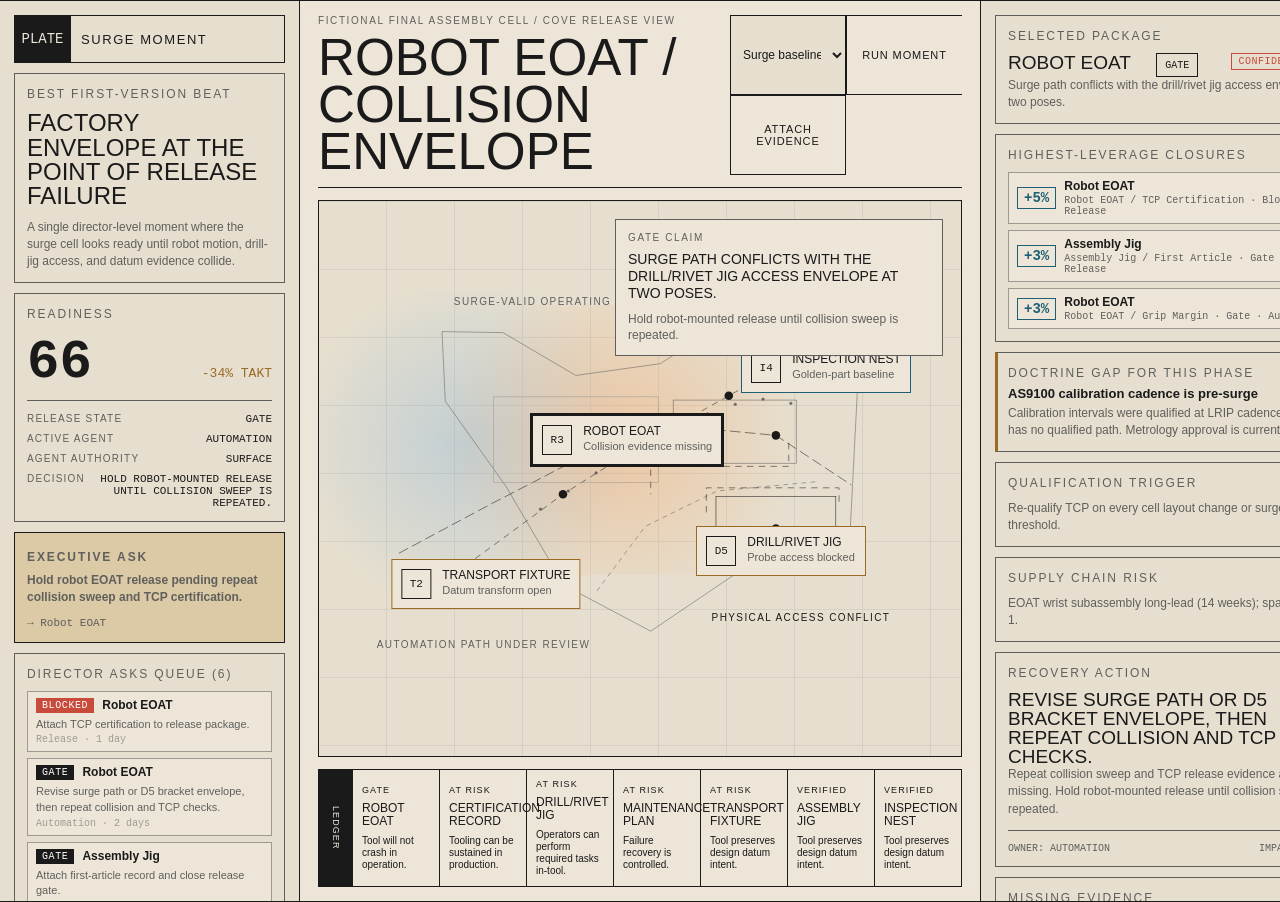
<file: index.html>
<!doctype html>
<html lang="en">
  <head>
    <meta charset="utf-8">
    <meta name="viewport" content="width=device-width, initial-scale=1">
    <meta http-equiv="refresh" content="0; url=moment.html">
    <title>PLATE</title>
  </head>
  <body>
    <p><a href="moment.html">Open PLATE Surge Moment</a></p>
  </body>
</html>
</file>
<file: moment.css>
:root {
  color-scheme: light;
  --substrate: #ede6d8;
  --instrument: #e6dfcf;
  --instrument-strong: #dcc9a5;
  --frame: #1a1a1a;
  --frame-secondary: #5f5f5c;
  --frame-tertiary: #9c9a92;
  --cool-field: rgba(111, 168, 220, 0.3);
  --warm-field: rgba(244, 162, 97, 0.4);
  --hot: #2e7bc9;
  --review: #9a6a23;
  --trail: rgba(0, 0, 0, 0.08);
  --verified: #1f5f75;
  --font-sans: Inter, "Neue Haas Grotesk", "Helvetica Neue", Arial, sans-serif;
  --font-mono: "JetBrains Mono", "IBM Plex Mono", ui-monospace, SFMono-Regular, Menlo, Consolas, monospace;
  font-family: var(--font-sans);
}

* {
  box-sizing: border-box;
}

body {
  margin: 0;
  min-height: 100vh;
  background: var(--substrate);
  color: var(--frame);
  overflow: hidden;
}

button,
a {
  color: inherit;
  font: inherit;
}

button {
  cursor: pointer;
}

.moment-app {
  display: grid;
  grid-template-columns: 300px minmax(680px, 1fr) 390px;
  min-height: 100vh;
  border-top: 1px solid var(--frame);
  border-bottom: 1px solid var(--frame);
}

.moment-rail,
.moment-inspector {
  position: relative;
  z-index: 4;
  display: flex;
  flex-direction: column;
  gap: 10px;
  height: 100vh;
  overflow: auto;
  padding: 14px;
  background: var(--instrument);
}

.moment-rail {
  border-right: 1px solid var(--frame);
}

.moment-inspector {
  border-left: 1px solid var(--frame);
}

.brand {
  display: grid;
  grid-template-columns: 56px minmax(0, 1fr);
  align-items: stretch;
  color: var(--frame);
  text-decoration: none;
}

.brand span,
.brand strong {
  display: grid;
  align-items: center;
  min-height: 48px;
  border: 1px solid var(--frame);
  padding: 0 10px;
  font-weight: 500;
  text-transform: uppercase;
}

.brand span {
  justify-content: center;
  border-right: 0;
  background: var(--frame);
  color: var(--substrate);
  font-family: var(--font-mono);
  font-size: 14px;
  font-variant-numeric: tabular-nums;
}

.brand strong {
  font-size: 13px;
  letter-spacing: 0.12em;
}

.rail-panel,
.inspector-panel,
.pulse-card,
.package-card {
  border: 1px solid var(--frame-secondary);
  background: transparent;
}

.rail-panel,
.inspector-panel {
  padding: 12px;
}

.eyebrow {
  margin: 0 0 8px;
  color: var(--frame-secondary);
  font-size: 10px;
  font-weight: 500;
  letter-spacing: 0.16em;
  text-transform: uppercase;
}

h1,
h2,
p {
  margin-top: 0;
}

h1 {
  margin-bottom: 10px;
  font-size: 24px;
  font-weight: 500;
  line-height: 1.02;
  overflow-wrap: anywhere;
  text-transform: uppercase;
}

.rail-panel p:last-child,
.inspector-panel p:last-child {
  margin-bottom: 0;
}

.rail-panel p,
.inspector-panel p {
  color: var(--frame-secondary);
  font-size: 12px;
  line-height: 1.42;
}

.scoreline {
  display: flex;
  align-items: baseline;
  justify-content: space-between;
  gap: 12px;
  padding: 8px 0 12px;
  border-bottom: 1px solid var(--frame-secondary);
}

.scoreline strong {
  color: var(--frame);
  font-family: var(--font-mono);
  font-size: 54px;
  font-variant-numeric: tabular-nums;
  line-height: 0.9;
}

.scoreline span {
  color: var(--review);
  font-family: var(--font-mono);
  font-size: 13px;
  font-weight: 500;
  font-variant-numeric: tabular-nums;
  text-transform: uppercase;
}

.rail-stats {
  display: grid;
  gap: 8px;
  margin: 12px 0 0;
}

.rail-stats div {
  display: grid;
  grid-template-columns: 1fr auto;
  gap: 12px;
  min-width: 0;
}

.rail-stats dt {
  color: var(--frame-secondary);
  font-size: 10px;
  letter-spacing: 0.12em;
  text-transform: uppercase;
}

.rail-stats dd {
  margin: 0;
  color: var(--frame);
  font-family: var(--font-mono);
  font-size: 11px;
  font-weight: 500;
  text-align: right;
  text-transform: uppercase;
}

.step-stack {
  display: grid;
  gap: 7px;
}

.step-button {
  width: 100%;
  min-height: 46px;
  border: 1px solid var(--frame-secondary);
  background: transparent;
  color: var(--frame-secondary);
  padding: 8px 9px;
  text-align: left;
}

.step-button strong,
.step-button span {
  display: block;
}

.step-button strong {
  color: inherit;
  font-size: 11px;
  font-weight: 500;
  letter-spacing: 0.08em;
  text-transform: uppercase;
}

.step-button span {
  margin-top: 4px;
  font-size: 11px;
  line-height: 1.24;
}

.step-button:hover,
.step-button.active {
  border-color: var(--frame);
  background: var(--frame);
  color: var(--substrate);
}

.moment-stage {
  position: relative;
  display: grid;
  grid-template-rows: auto minmax(0, 1fr) auto;
  min-height: 100vh;
  min-width: 0;
  padding: 14px 18px;
  overflow: hidden;
  background: var(--substrate);
}

.stage-header {
  display: flex;
  align-items: stretch;
  justify-content: space-between;
  gap: 18px;
  margin-bottom: 12px;
  border-bottom: 1px solid var(--frame);
  padding-bottom: 12px;
}

.stage-header h2 {
  margin: 0;
  max-width: 820px;
  font-size: clamp(30px, 4vw, 56px);
  font-weight: 500;
  line-height: 0.92;
  overflow-wrap: anywhere;
  text-transform: uppercase;
}

.stage-actions {
  display: grid;
  grid-template-columns: 116px 116px;
}

.stage-actions button {
  min-height: 44px;
  border: 1px solid var(--frame);
  border-right: 0;
  background: transparent;
  color: var(--frame);
  padding: 0 10px;
  font-size: 11px;
  font-weight: 500;
  letter-spacing: 0.08em;
  text-transform: uppercase;
}

.stage-actions button:last-child {
  border-right: 1px solid var(--frame);
}

.stage-actions button:hover {
  background: var(--frame);
  color: var(--substrate);
}

.map-shell {
  position: relative;
  min-height: 0;
  overflow: hidden;
  border: 1px solid var(--frame);
  background: var(--instrument);
}

.grid-plane {
  position: absolute;
  inset: 0;
  background-size: 68px 68px;
  background-image:
    repeating-linear-gradient(0deg, transparent 0, transparent 67px, var(--frame-tertiary) 68px),
    repeating-linear-gradient(90deg, transparent 0, transparent 67px, var(--frame-tertiary) 68px);
  opacity: 0.42;
}

.cell-map {
  position: absolute;
  inset: 0;
  z-index: 2;
  width: 100%;
  height: 100%;
  pointer-events: none;
}

.penumbra-field {
  position: absolute;
  z-index: 1;
  pointer-events: none;
}

.cool-field {
  background: radial-gradient(circle, var(--cool-field) 0%, transparent 64%);
}

.warm-field {
  background: radial-gradient(circle, var(--warm-field) 0%, transparent 66%);
}

.datum-field {
  left: 23%;
  top: 44%;
  width: 430px;
  height: 310px;
  transform: translate(-50%, -50%);
}

.robot-field {
  left: 47%;
  top: 43%;
  width: 470px;
  height: 270px;
  transform: translate(-50%, -50%);
}

.surge-envelope {
  fill: transparent;
  stroke: var(--frame-secondary);
  stroke-width: 1;
}

.datum-thread,
.robot-thread,
.inspect-thread {
  fill: none;
  stroke-width: 1;
  stroke-linecap: square;
}

.datum-thread {
  stroke: var(--frame);
  stroke-dasharray: 10 12;
}

.robot-thread {
  stroke: var(--frame);
  stroke-dasharray: 18 10;
}

.inspect-thread {
  stroke: var(--frame-secondary);
  stroke-dasharray: 7 10;
}

.conflict-trace,
.conflict-frame,
.pulse-leader {
  fill: none;
  stroke: var(--frame);
  stroke-width: 1;
}

.conflict-trace,
.pulse-leader {
  stroke-dasharray: 12 10;
}

.fixture-frame {
  fill: transparent;
  stroke: var(--frame-tertiary);
  stroke-width: 1;
}

.fixture-frame.secondary {
  fill: transparent;
  stroke: var(--frame-secondary);
}

.point-group circle,
.trace-dots circle {
  fill: var(--frame);
}

.trace-dots circle {
  opacity: 0.55;
}

.map-node {
  position: absolute;
  left: var(--x);
  top: var(--y);
  z-index: 3;
  display: grid;
  grid-template-columns: 32px minmax(0, 1fr);
  min-width: 170px;
  max-width: 222px;
  gap: 2px 9px;
  transform: translate(-50%, -50%);
  border: 1px solid var(--frame);
  background: var(--substrate);
  color: var(--frame);
  padding: 9px;
  text-align: left;
}

.map-node span {
  grid-row: 1 / 3;
  display: grid;
  width: 30px;
  height: 30px;
  place-items: center;
  border: 1px solid var(--frame);
  background: transparent;
  color: var(--frame);
  font-family: var(--font-mono);
  font-size: 11px;
  font-variant-numeric: tabular-nums;
  font-weight: 500;
}

.map-node strong {
  overflow-wrap: anywhere;
  font-size: 12px;
  font-weight: 500;
  line-height: 1.1;
  text-transform: uppercase;
}

.map-node small {
  color: var(--frame-secondary);
  font-size: 11px;
  line-height: 1.25;
}

.map-node.selected,
.map-node:hover {
  outline: 2px solid var(--frame);
  outline-offset: 0;
}

.map-node.blocked {
  border-color: var(--frame-secondary);
}

.map-node.active-blocker {
  border-color: var(--hot);
  outline: 1px solid var(--hot);
  outline-offset: -4px;
}

.map-node.warning {
  border-color: var(--review);
}

.map-node.verified {
  border-color: var(--verified);
}

.map-caption {
  position: absolute;
  z-index: 3;
  color: var(--frame-secondary);
  font-size: 10px;
  font-weight: 500;
  letter-spacing: 0.14em;
  text-transform: uppercase;
}

.caption-a {
  left: 21%;
  top: 17%;
}

.caption-b {
  left: 9%;
  bottom: 19%;
}

.caption-c {
  right: 11%;
  bottom: 24%;
  color: var(--frame);
}

.pulse-card {
  position: absolute;
  right: 18px;
  top: 18px;
  z-index: 3;
  width: min(328px, calc(100% - 36px));
  padding: 12px;
  background: var(--substrate);
}

.pulse-card strong,
.pulse-card span {
  display: block;
}

.pulse-card strong {
  color: var(--frame);
  font-size: 14px;
  font-weight: 500;
  line-height: 1.22;
  overflow-wrap: anywhere;
  text-transform: uppercase;
}

.pulse-card span {
  margin-top: 8px;
  color: var(--frame-secondary);
  font-size: 12px;
  line-height: 1.35;
  overflow-wrap: anywhere;
}

.package-strip {
  display: grid;
  grid-template-columns: 34px repeat(7, minmax(0, 1fr));
  gap: 0;
  margin-top: 12px;
  border: 1px solid var(--frame);
  border-right: 0;
}

.package-strip::before {
  content: "LEDGER";
  display: grid;
  place-items: center;
  border-right: 1px solid var(--frame);
  background: var(--frame);
  color: var(--substrate);
  font-size: 9px;
  font-weight: 500;
  letter-spacing: 0.12em;
  text-transform: uppercase;
  writing-mode: vertical-rl;
  text-orientation: mixed;
}

.package-card {
  min-height: 86px;
  border: 0;
  border-right: 1px solid var(--frame);
  color: var(--frame);
  padding: 9px;
  text-align: left;
}

.package-card.blocked {
  border-color: var(--frame);
}

.package-card.active,
.package-card:hover {
  background: var(--frame);
  color: var(--substrate);
}

.package-card span,
.package-card small {
  display: block;
}

.package-card span {
  color: inherit;
  font-size: 9px;
  font-weight: 500;
  letter-spacing: 0.12em;
  text-transform: uppercase;
}

.package-card strong {
  display: block;
  margin: 7px 0;
  font-size: 12px;
  font-weight: 500;
  line-height: 1.1;
  text-transform: uppercase;
}

.package-card small {
  color: inherit;
  font-size: 10px;
  line-height: 1.2;
}

.selected-row {
  display: flex;
  align-items: flex-start;
  justify-content: space-between;
  gap: 12px;
}

.selected-row h2,
.action-panel h2 {
  margin: 0;
  font-size: 19px;
  font-weight: 500;
  line-height: 1;
  text-transform: uppercase;
}

.state-pill {
  flex: 0 0 auto;
  display: inline-flex;
  align-items: center;
  min-height: 24px;
  border: 1px solid currentColor;
  padding: 0 8px;
  font-family: var(--font-mono);
  font-size: 10px;
  font-variant-numeric: tabular-nums;
  font-weight: 500;
  text-transform: uppercase;
}

.state-pill.verified,
.state-pill.pass {
  color: var(--verified);
}

.state-pill.warning {
  color: var(--review);
}

.state-pill.blocked,
.state-pill.fail {
  color: var(--hot);
}

.state-pill.gate,
.state-pill.open {
  color: var(--frame);
}

.gate-panel {
  border-color: var(--frame);
}

.gate-widget {
  display: grid;
  grid-template-columns: 78px minmax(0, 1fr);
  gap: 12px;
  align-items: stretch;
}

.gate-widget > strong {
  display: grid;
  min-height: 74px;
  place-items: center;
  border: 1px solid var(--frame);
  color: var(--frame);
  font-family: var(--font-mono);
  font-size: 16px;
  font-variant-numeric: tabular-nums;
  font-weight: 500;
  text-transform: uppercase;
}

.gate-widget > strong.clear {
  background: var(--frame);
  color: var(--substrate);
}

.gate-conditions {
  display: grid;
  gap: 6px;
}

.gate-condition {
  display: grid;
  grid-template-columns: 22px minmax(0, 1fr);
  gap: 8px;
  align-items: center;
  min-height: 20px;
  color: var(--frame-secondary);
  font-size: 9px;
  font-weight: 500;
  letter-spacing: 0.1em;
  text-transform: uppercase;
}

.gate-condition::before {
  content: "";
  display: block;
  width: 18px;
  height: 18px;
  border: 1px solid var(--frame-secondary);
  background: transparent;
}

.gate-condition.met {
  color: var(--frame);
}

.gate-condition.met::before {
  background: var(--frame);
  border-color: var(--frame);
}

.gate-condition.review::before {
  border-color: var(--review);
  background: transparent;
}

.lineage-chain,
.claim-ledger {
  display: grid;
  gap: 7px;
  margin: 0;
  padding: 0;
  list-style: none;
}

.lineage-chain li,
.claim-ledger li {
  border: 1px solid var(--frame-secondary);
  background: transparent;
  padding: 9px;
}

.lineage-chain span,
.claim-ledger span {
  display: block;
  color: var(--frame-secondary);
  font-size: 9px;
  font-weight: 500;
  letter-spacing: 0.12em;
  text-transform: uppercase;
}

.lineage-chain strong,
.claim-ledger strong {
  display: block;
  margin-top: 5px;
  color: var(--frame);
  font-size: 12px;
  font-weight: 500;
  line-height: 1.28;
}

.claim-ledger li {
  display: grid;
  grid-template-columns: minmax(0, 1fr) auto;
  gap: 8px;
}

.claim-ledger p {
  grid-column: 1 / -1;
  margin: 0;
}

.action-meta {
  display: flex;
  justify-content: space-between;
  gap: 12px;
  margin-top: 12px;
  padding-top: 12px;
  border-top: 1px solid var(--frame-secondary);
  color: var(--frame-secondary);
  font-family: var(--font-mono);
  font-size: 10px;
  font-variant-numeric: tabular-nums;
  font-weight: 500;
  text-transform: uppercase;
}

.moment-cleared .conflict-frame,
.moment-cleared .conflict-trace {
  stroke: var(--verified);
}


@media (max-width: 1260px) {
  body {
    overflow: auto;
  }

  .moment-app {
    grid-template-columns: 96px minmax(0, 1fr);
  }

  .moment-rail {
    padding: 14px 10px;
  }

  .brand {
    display: block;
  }

  .brand strong,
  .rail-panel:first-of-type,
  .rail-stats,
  .step-button span {
    display: none;
  }

  .brand span {
    width: 54px;
  }

  .rail-panel {
    padding: 8px;
  }

  .scoreline {
    display: block;
    border: 0;
    padding: 0;
  }

  .scoreline strong {
    font-size: 30px;
  }

  .scoreline span {
    display: block;
    margin-top: 6px;
    font-size: 10px;
  }

  .step-button {
    min-height: 42px;
    padding: 6px;
    text-align: center;
  }

  .moment-inspector {
    grid-column: 1 / -1;
    display: grid;
    grid-template-columns: repeat(4, minmax(0, 1fr));
    height: auto;
    border-top: 1px solid var(--frame);
    border-left: 0;
  }
}

@media (max-width: 760px) {
  body {
    overflow-x: hidden;
  }

  .moment-app {
    display: block;
  }

  .moment-rail {
    position: sticky;
    top: 0;
    z-index: 10;
    flex-direction: row;
    align-items: stretch;
    height: auto;
    overflow: auto hidden;
    border-right: 0;
    border-bottom: 1px solid var(--frame);
  }

  .rail-panel {
    flex: 0 0 auto;
  }

  .score-panel {
    display: none;
  }

  .step-stack {
    grid-auto-flow: column;
    grid-auto-columns: 92px;
  }

  .moment-stage {
    width: 100vw;
    min-height: 860px;
    max-width: 100vw;
    overflow-x: hidden;
    padding: 14px;
  }

  .stage-header {
    display: grid;
  }

  .stage-header h2 {
    max-width: calc(100vw - 28px);
    font-size: 22px;
  }

  .stage-actions {
    display: grid;
    grid-template-columns: 1fr;
    width: 100%;
    max-width: calc(100vw - 28px);
  }

  .stage-actions button {
    width: 100%;
    min-width: 0;
    padding: 0 10px;
    font-size: 12px;
    overflow-wrap: anywhere;
    white-space: normal;
  }

  .map-node {
    min-width: 132px;
    grid-template-columns: 1fr;
  }

  .map-shell {
    height: 360px;
    min-height: 360px;
  }

  .map-node span {
    width: 28px;
    height: 28px;
  }

  .map-node small,
  .map-caption {
    display: none;
  }

  .pulse-card {
    display: none;
  }

  .package-strip {
    grid-template-columns: 1fr;
  }

  .moment-inspector {
    display: block;
    padding: 14px;
  }

  .inspector-panel + .inspector-panel {
    margin-top: 12px;
  }
}

/* ---- Review additions: exec ask, asks queue, confidence, doctrine gap ---- */

.exec-ask-panel {
  border: 1px solid var(--frame);
  background: var(--instrument-strong);
}
.exec-ask-panel p {
  font-weight: 600;
  margin: 4px 0 6px;
}
.exec-ask-panel small {
  font-family: var(--font-mono);
  font-size: 11px;
  color: var(--frame-secondary);
}

.asks-queue {
  list-style: none;
  margin: 0;
  padding: 0;
  display: flex;
  flex-direction: column;
  gap: 6px;
}
.ask-item {
  border: 1px solid var(--frame-tertiary);
  background: var(--substrate);
  padding: 6px 8px;
  cursor: pointer;
  display: grid;
  grid-template-columns: auto 1fr;
  grid-template-rows: auto auto auto;
  gap: 2px 8px;
}
.ask-item:hover {
  border-color: var(--frame);
}
.ask-item .ask-tag {
  grid-row: 1;
  grid-column: 1;
  font-family: var(--font-mono);
  font-size: 10px;
  text-transform: uppercase;
  letter-spacing: 0.06em;
  align-self: center;
  padding: 1px 5px;
  border: 1px solid var(--frame);
}
.ask-item strong {
  grid-row: 1;
  grid-column: 2;
  font-size: 12px;
}
.ask-item p {
  grid-row: 2;
  grid-column: 1 / -1;
  margin: 2px 0 0;
  font-size: 11px;
  color: var(--frame-secondary);
}
.ask-item small {
  grid-row: 3;
  grid-column: 1 / -1;
  font-family: var(--font-mono);
  font-size: 10px;
  color: var(--frame-tertiary);
}
.ask-item.blocked .ask-tag {
  background: #c84a3a;
  color: #fff;
  border-color: #c84a3a;
}
.ask-item.gate .ask-tag {
  background: #1a1a1a;
  color: #fff;
}

.confidence-pill {
  display: inline-block;
  margin-left: 8px;
  padding: 2px 6px;
  font-family: var(--font-mono);
  font-size: 10px;
  text-transform: uppercase;
  letter-spacing: 0.05em;
  border: 1px solid var(--frame-tertiary);
}
.confidence-pill.conf-high {
  border-color: var(--verified);
  color: var(--verified);
}
.confidence-pill.conf-medium {
  border-color: var(--review);
  color: var(--review);
}
.confidence-pill.conf-low {
  border-color: #c84a3a;
  color: #c84a3a;
}

.doctrine-gap-panel {
  border-left: 3px solid var(--review);
  padding-left: 10px;
}
.doctrine-gap-panel strong {
  display: block;
  margin: 4px 0;
  font-size: 13px;
}
.doctrine-gap-panel p {
  font-size: 12px;
  color: var(--frame-secondary);
  margin: 0;
}

/* ---- Sensitivity panel ---- */

.sensitivity-list {
  list-style: none;
  margin: 0;
  padding: 0;
  display: flex;
  flex-direction: column;
  gap: 6px;
}
.sensitivity-item {
  border: 1px solid var(--frame-tertiary);
  background: var(--substrate);
  padding: 6px 8px;
  cursor: pointer;
  display: grid;
  grid-template-columns: auto 1fr;
  grid-template-rows: auto auto;
  gap: 2px 8px;
}
.sensitivity-item:hover {
  border-color: var(--frame);
}
.sensitivity-item .sens-delta {
  grid-row: 1 / span 2;
  grid-column: 1;
  align-self: center;
  font-family: var(--font-mono);
  font-size: 14px;
  font-weight: 700;
  color: var(--verified);
  padding: 2px 6px;
  border: 1px solid var(--verified);
}
.sensitivity-item strong {
  grid-row: 1;
  grid-column: 2;
  font-size: 12px;
}
.sensitivity-item small {
  grid-row: 2;
  grid-column: 2;
  font-family: var(--font-mono);
  font-size: 10px;
  color: var(--frame-secondary);
}
.sensitivity-empty {
  font-size: 12px;
  color: var(--frame-secondary);
  font-style: italic;
}

/* ---- Scenario picker ---- */

#scenarioPicker {
  background: var(--instrument);
  border: 1px solid var(--frame);
  color: var(--frame);
  font: inherit;
  font-size: 12px;
  padding: 4px 8px;
  cursor: pointer;
}
</file>
